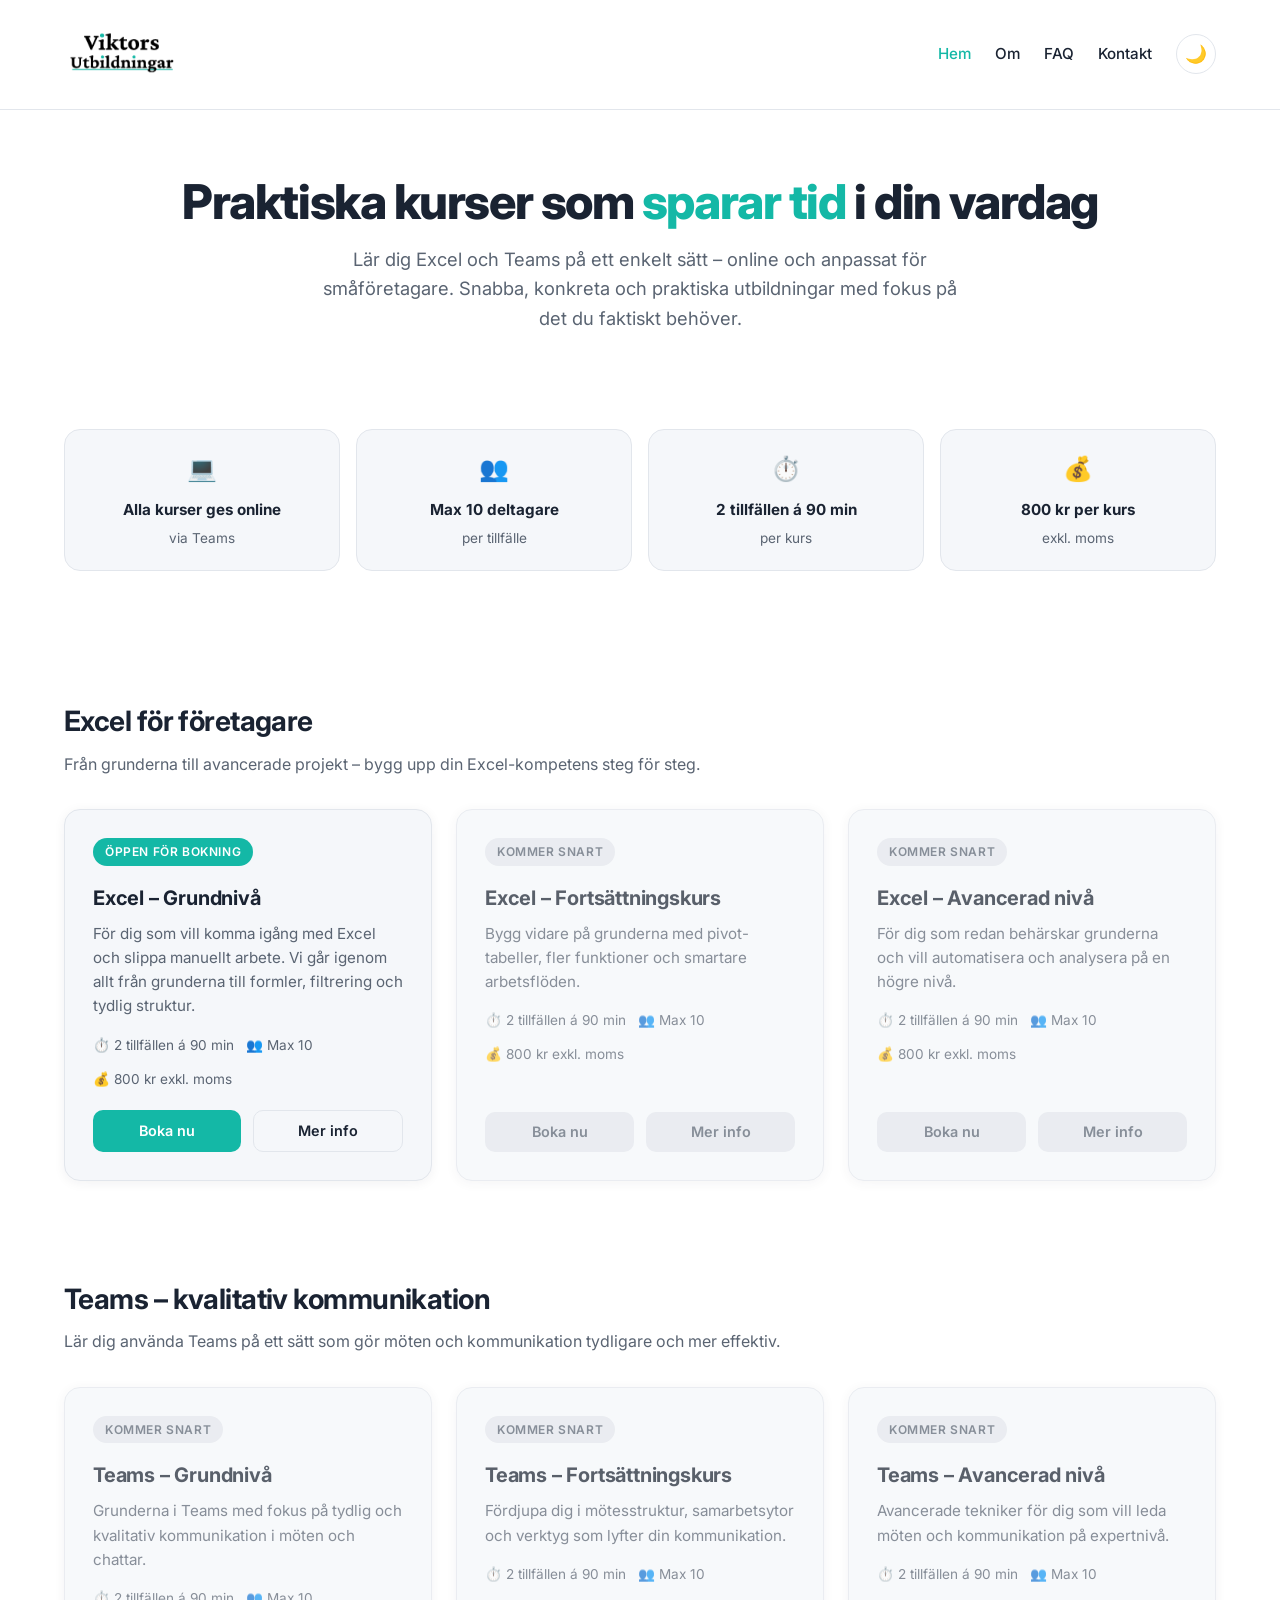
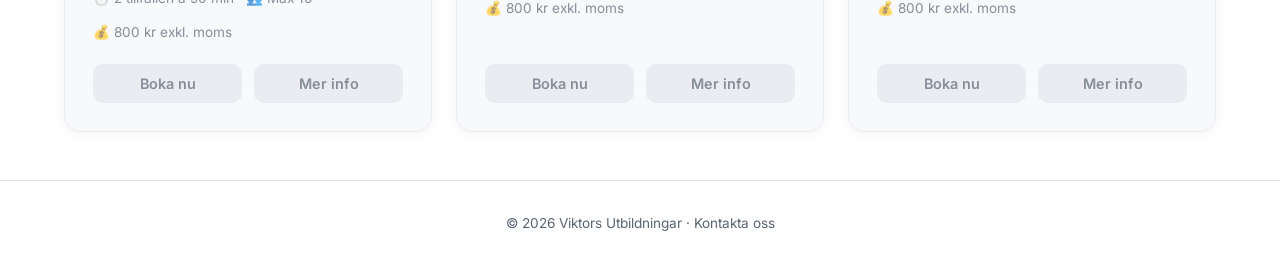
<file: index.html>
<!DOCTYPE html>
<html lang="sv">
<head>
  <meta charset="UTF-8">
  <meta name="viewport" content="width=device-width, initial-scale=1.0">
  <title>Viktors Utbildningar – Excel & Teams för företagare</title>
  <meta name="description" content="Praktiska onlinekurser i Excel och Teams för småföretagare. Max 10 deltagare per kurs.">
  <link rel="preconnect" href="https://fonts.googleapis.com">
  <link rel="preconnect" href="https://fonts.gstatic.com" crossorigin>
  <link href="https://fonts.googleapis.com/css2?family=Inter:wght@400;500;600;700;800&display=swap" rel="stylesheet">
  <link rel="stylesheet" href="css/style.css">
</head>
<body>

<header>
  <div class="header-inner">
    <a href="index.html" class="logo">
      <img src="images/viktors_utbildningar_svart-turkos.png" alt="Viktors Utbildningar" class="logo-img logo-light">
      <img src="images/viktors_utbildningar_vit-orange.png" alt="Viktors Utbildningar" class="logo-img logo-dark">
    </a>
    <nav>
      <a href="index.html" class="active">Hem</a>
      <a href="om.html">Om</a>
      <a href="faq.html">FAQ</a>
      <a href="kontakt.html">Kontakt</a>
      <button class="theme-toggle" id="themeToggle" aria-label="Byt tema">🌙</button>
    </nav>
  </div>
</header>

<section class="hero">
  <h1>Praktiska kurser som <span>sparar tid</span> i din vardag</h1>
  <p>Lär dig Excel och Teams på ett enkelt sätt – online och anpassat för småföretagare. Snabba, konkreta och praktiska utbildningar med fokus på det du faktiskt behöver.</p>
</section>

<div class="section">
  <div class="info-grid">
    <div class="info-box">
      <span>💻</span>
      <strong>Alla kurser ges online</strong>
      <span class="info-detail">via Teams</span>
    </div>
    <div class="info-box">
      <span>👥</span>
      <strong>Max 10 deltagare</strong>
      <span class="info-detail">per tillfälle</span>
    </div>
    <div class="info-box">
      <span>⏱️</span>
      <strong>2 tillfällen á 90 min</strong>
      <span class="info-detail">per kurs</span>
    </div>
    <div class="info-box">
      <span>💰</span>
      <strong>800 kr per kurs</strong>
      <span class="info-detail">exkl. moms</span>
    </div>
  </div>
</div>

<!-- ===== EXCEL ===== -->
<section class="section">
  <h2 class="section-title">Excel för företagare</h2>
  <p class="section-subtitle">Från grunderna till avancerade projekt – bygg upp din Excel-kompetens steg för steg.</p>

  <div class="course-grid">

    <!-- Excel Grundnivå — ÖPPEN -->
    <div class="course-card">
      <span class="course-badge badge-open">Öppen för bokning</span>
      <h3>Excel – Grundnivå</h3>
      <p class="course-desc">För dig som vill komma igång med Excel och slippa manuellt arbete. Vi går igenom allt från grunderna till formler, filtrering och tydlig struktur.</p>
      <div class="course-meta">
        <span>⏱️ 2 tillfällen á 90 min</span>
        <span>👥 Max 10</span>
        <span>💰 800 kr exkl. moms</span>
      </div>
      <div class="course-actions">
        <button class="btn btn-primary" onclick="openBooking()">Boka nu</button>
        <button class="btn btn-secondary" onclick="toggleDetails(this)">Mer info</button>
      </div>

      <div class="course-details">
        <div class="course-details-inner">
          <h4>Mål med kursen</h4>
          <p>Några av målen med kursen är att deltagarna ska kunna:</p>
          <ul>
            <li>skapa, spara och formatera en enkel affärstabell</li>
            <li>använda grundläggande formler och funktioner för affärsberäkningar</li>
            <li>sortera och filtrera data för att snabbt hitta viktig information</li>
            <li>omvandla rådata till ett enkelt diagram</li>
            <li>färgkoda och strukturera ett dokument så att det blir tydligare</li>
          </ul>

          <h4>Kursinnehåll</h4>
          <ul>
            <li>Introduktion och upplägg</li>
            <li>Grunderna: gränssnitt och datainmatning</li>
            <li>Formatering och läsbarhet</li>
            <li>Formler och kärnfunktioner</li>
            <li>Paus / frågestund</li>
            <li>Sortering, filtrering och diagram</li>
            <li>Färgkodning och tydlig struktur</li>
            <li>Avslutning och frågestund</li>
          </ul>

          <h4>Praktisk information</h4>
          <p>Kursen ges online via Teams och är uppdelad i två tillfällen om 90 minuter vardera. Du måste delta vid båda tillfällena.</p>
          <p>Max 10 deltagare per tillfälle för att alla ska få plats att vara aktiva.</p>
          <p>Fakturan ska vara betald senast dagen före tillfälle 2 för att du ska få delta i den andra delen.</p>
        </div>
      </div>
    </div>

    <!-- Excel Fortsättning — Coming soon -->
    <div class="course-card coming-soon">
      <span class="course-badge badge-soon">Kommer snart</span>
      <h3>Excel – Fortsättningskurs</h3>
      <p class="course-desc">Bygg vidare på grunderna med pivot-tabeller, fler funktioner och smartare arbetsflöden.</p>
      <div class="course-meta">
        <span>⏱️ 2 tillfällen á 90 min</span>
        <span>👥 Max 10</span>
        <span>💰 800 kr exkl. moms</span>
      </div>
      <div class="course-actions">
        <button class="btn btn-disabled" disabled>Boka nu</button>
        <button class="btn btn-disabled" disabled>Mer info</button>
      </div>
    </div>

    <!-- Excel Avancerad — Coming soon -->
    <div class="course-card coming-soon">
      <span class="course-badge badge-soon">Kommer snart</span>
      <h3>Excel – Avancerad nivå</h3>
      <p class="course-desc">För dig som redan behärskar grunderna och vill automatisera och analysera på en högre nivå.</p>
      <div class="course-meta">
        <span>⏱️ 2 tillfällen á 90 min</span>
        <span>👥 Max 10</span>
        <span>💰 800 kr exkl. moms</span>
      </div>
      <div class="course-actions">
        <button class="btn btn-disabled" disabled>Boka nu</button>
        <button class="btn btn-disabled" disabled>Mer info</button>
      </div>
    </div>

  </div>
</section>

<!-- ===== TEAMS ===== -->
<section class="section">
  <h2 class="section-title">Teams – kvalitativ kommunikation</h2>
  <p class="section-subtitle">Lär dig använda Teams på ett sätt som gör möten och kommunikation tydligare och mer effektiv.</p>

  <div class="course-grid">

    <!-- Teams Grund — Coming soon -->
    <div class="course-card coming-soon">
      <span class="course-badge badge-soon">Kommer snart</span>
      <h3>Teams – Grundnivå</h3>
      <p class="course-desc">Grunderna i Teams med fokus på tydlig och kvalitativ kommunikation i möten och chattar.</p>
      <div class="course-meta">
        <span>⏱️ 2 tillfällen á 90 min</span>
        <span>👥 Max 10</span>
        <span>💰 800 kr exkl. moms</span>
      </div>
      <div class="course-actions">
        <button class="btn btn-disabled" disabled>Boka nu</button>
        <button class="btn btn-disabled" disabled>Mer info</button>
      </div>
    </div>

    <!-- Teams Fortsättning — Coming soon -->
    <div class="course-card coming-soon">
      <span class="course-badge badge-soon">Kommer snart</span>
      <h3>Teams – Fortsättningskurs</h3>
      <p class="course-desc">Fördjupa dig i mötesstruktur, samarbetsytor och verktyg som lyfter din kommunikation.</p>
      <div class="course-meta">
        <span>⏱️ 2 tillfällen á 90 min</span>
        <span>👥 Max 10</span>
        <span>💰 800 kr exkl. moms</span>
      </div>
      <div class="course-actions">
        <button class="btn btn-disabled" disabled>Boka nu</button>
        <button class="btn btn-disabled" disabled>Mer info</button>
      </div>
    </div>

    <!-- Teams Avancerad — Coming soon -->
    <div class="course-card coming-soon">
      <span class="course-badge badge-soon">Kommer snart</span>
      <h3>Teams – Avancerad nivå</h3>
      <p class="course-desc">Avancerade tekniker för dig som vill leda möten och kommunikation på expertnivå.</p>
      <div class="course-meta">
        <span>⏱️ 2 tillfällen á 90 min</span>
        <span>👥 Max 10</span>
        <span>💰 800 kr exkl. moms</span>
      </div>
      <div class="course-actions">
        <button class="btn btn-disabled" disabled>Boka nu</button>
        <button class="btn btn-disabled" disabled>Mer info</button>
      </div>
    </div>

  </div>
</section>

<!-- ===== BOKNINGSMODAL ===== -->
<div class="modal-overlay" id="bookingModal">
  <div class="modal">
    <h2>Boka Excel – Grundnivå</h2>
    <p><strong>Pilotomgång</strong> – första gången kursen ges!</p>

    <div class="booking-info">
      <p><strong>Kursen ges vid två tillfällen:</strong></p>
      <ul>
        <li>Del 1: 12 november 2026, 17:30–19:00</li>
        <li>Del 2: 3 december 2026, 17:30–19:00</li>
      </ul>

      <p class="booking-price">
        <strong>Rabatterat pris:</strong> 640 kr exkl. moms<br>
        <span class="price-old">Ordinarie pris: 800 kr</span>
      </p>

      <p class="booking-note">
        Fakturan ska vara betald senast dagen före tillfälle 2 för att du ska få delta i den andra delen.
      </p>

      <p class="booking-note">
        Deltar du i enkäten efter kursen får du ytterligare 20 % rabatt på nästa kurs.
      </p>
    </div>

    <div class="modal-actions">
      <button type="button" class="btn btn-secondary" onclick="closeBooking()">Avbryt</button>
      <a href="https://forms.cloud.microsoft/e/WzLj4RTisv" target="_blank" rel="noopener" class="btn btn-primary">Gå till bokningsformuläret →</a>
    </div>
  </div>
</div>

<footer>
  <p>&copy; 2026 Viktors Utbildningar · <a href="kontakt.html">Kontakta oss</a></p>
</footer>

<script src="js/script.js"></script>
</body>
</html>
</file>
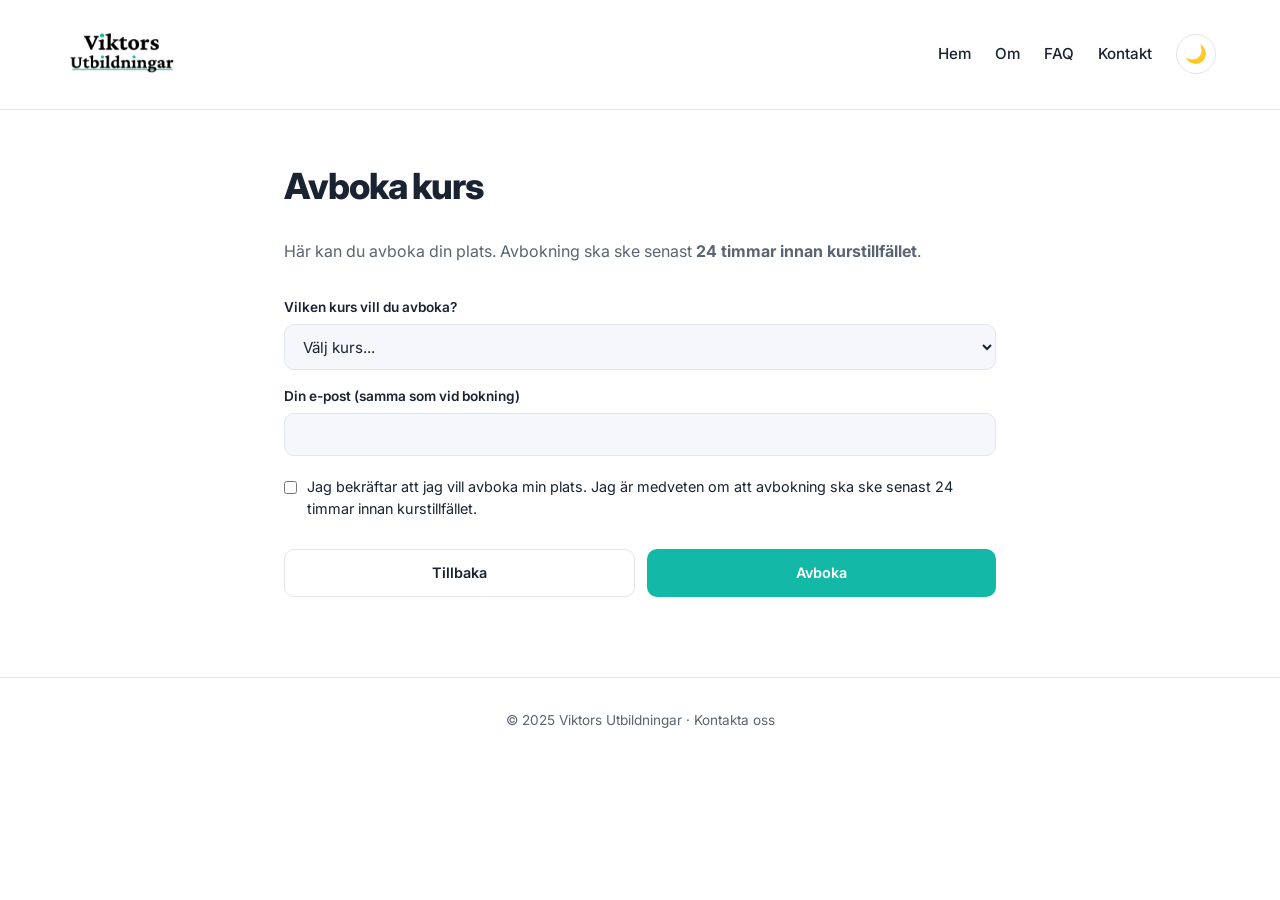
<file: avboka.html>
<!DOCTYPE html>
<html lang="sv">
<head>
  <meta charset="UTF-8">
  <meta name="viewport" content="width=device-width, initial-scale=1.0">
  <title>Avboka kurs – Viktors Utbildningar</title>
  <link rel="preconnect" href="https://fonts.googleapis.com">
  <link rel="preconnect" href="https://fonts.gstatic.com" crossorigin>
  <link href="https://fonts.googleapis.com/css2?family=Inter:wght@400;500;600;700;800&display=swap" rel="stylesheet">
  <link rel="stylesheet" href="css/style.css">
</head>
<body>

<header>
  <div class="header-inner">
    <a href="index.html" class="logo">
  <img src="images/viktors_utbildningar_svart-turkos.png" alt="Viktors Utbildningar" class="logo-img logo-light">
  <img src="images/viktors_utbildningar_vit-orange.png" alt="Viktors Utbildningar" class="logo-img logo-dark">
</a>
    <nav>
      <a href="index.html">Hem</a>
      <a href="om.html">Om</a>
      <a href="faq.html">FAQ</a>
      <a href="kontakt.html">Kontakt</a>
      <button class="theme-toggle" id="themeToggle" aria-label="Byt tema">🌙</button>
    </nav>
  </div>
</header>

<main class="page-content">
  <h1>Avboka kurs</h1>
  <p>Här kan du avboka din plats. Avbokning ska ske senast <strong>24 timmar innan kurstillfället</strong>.</p>

  <form id="cancelForm" onsubmit="submitCancellation(event)" style="margin-top: 2rem;">

    <div class="form-group">
      <label for="cancelKurs">Vilken kurs vill du avboka?</label>
      <select id="cancelKurs" name="kurs" required
        style="width: 100%; padding: 0.7rem 0.9rem; border: 1px solid var(--border); border-radius: 10px; font-size: 0.95rem; font-family: inherit; background-color: var(--bg-alt); color: var(--text);">
        <option value="">Välj kurs...</option>
        <option value="Excel – Grundnivå">Excel – Grundnivå</option>
        <!-- Fler kurser läggs till här när de blir tillgängliga -->
      </select>
    </div>

    <div class="form-group">
      <label for="cancelEpost">Din e-post (samma som vid bokning)</label>
      <input type="email" id="cancelEpost" name="epost" required>
    </div>

    <div class="form-group" style="display: flex; align-items: flex-start; gap: 0.6rem; margin-top: 1.25rem;">
      <input type="checkbox" id="cancelConfirm" required
        style="width: auto; margin-top: 0.3rem;">
      <label for="cancelConfirm" style="font-weight: 400; font-size: 0.9rem; line-height: 1.5;">
        Jag bekräftar att jag vill avboka min plats. Jag är medveten om att avbokning ska ske senast 24 timmar innan kurstillfället.
      </label>
    </div>

    <div class="modal-actions" style="margin-top: 1.5rem;">
      <a href="index.html" class="btn btn-secondary" style="text-decoration: none;">Tillbaka</a>
      <button type="submit" class="btn btn-primary">Avboka</button>
    </div>

    <div class="form-message" id="cancelMessage"></div>
  </form>
</main>

<footer>
  <p>&copy; 2025 Viktors Utbildningar · <a href="kontakt.html">Kontakta oss</a></p>
</footer>

<script src="js/script.js"></script>
<script>
  // Förifyll kurs och e-post om de finns i URL:en
  (function prefillFromUrl() {
    const params = new URLSearchParams(window.location.search);
    const epost = params.get('epost');
    const kurs = params.get('kurs');

    if (epost) document.getElementById('cancelEpost').value = epost;
    if (kurs) {
      const select = document.getElementById('cancelKurs');
      for (const opt of select.options) {
        if (opt.value === kurs) {
          select.value = kurs;
          break;
        }
      }
    }
  })();
</script>
</body>
</html>
</file>
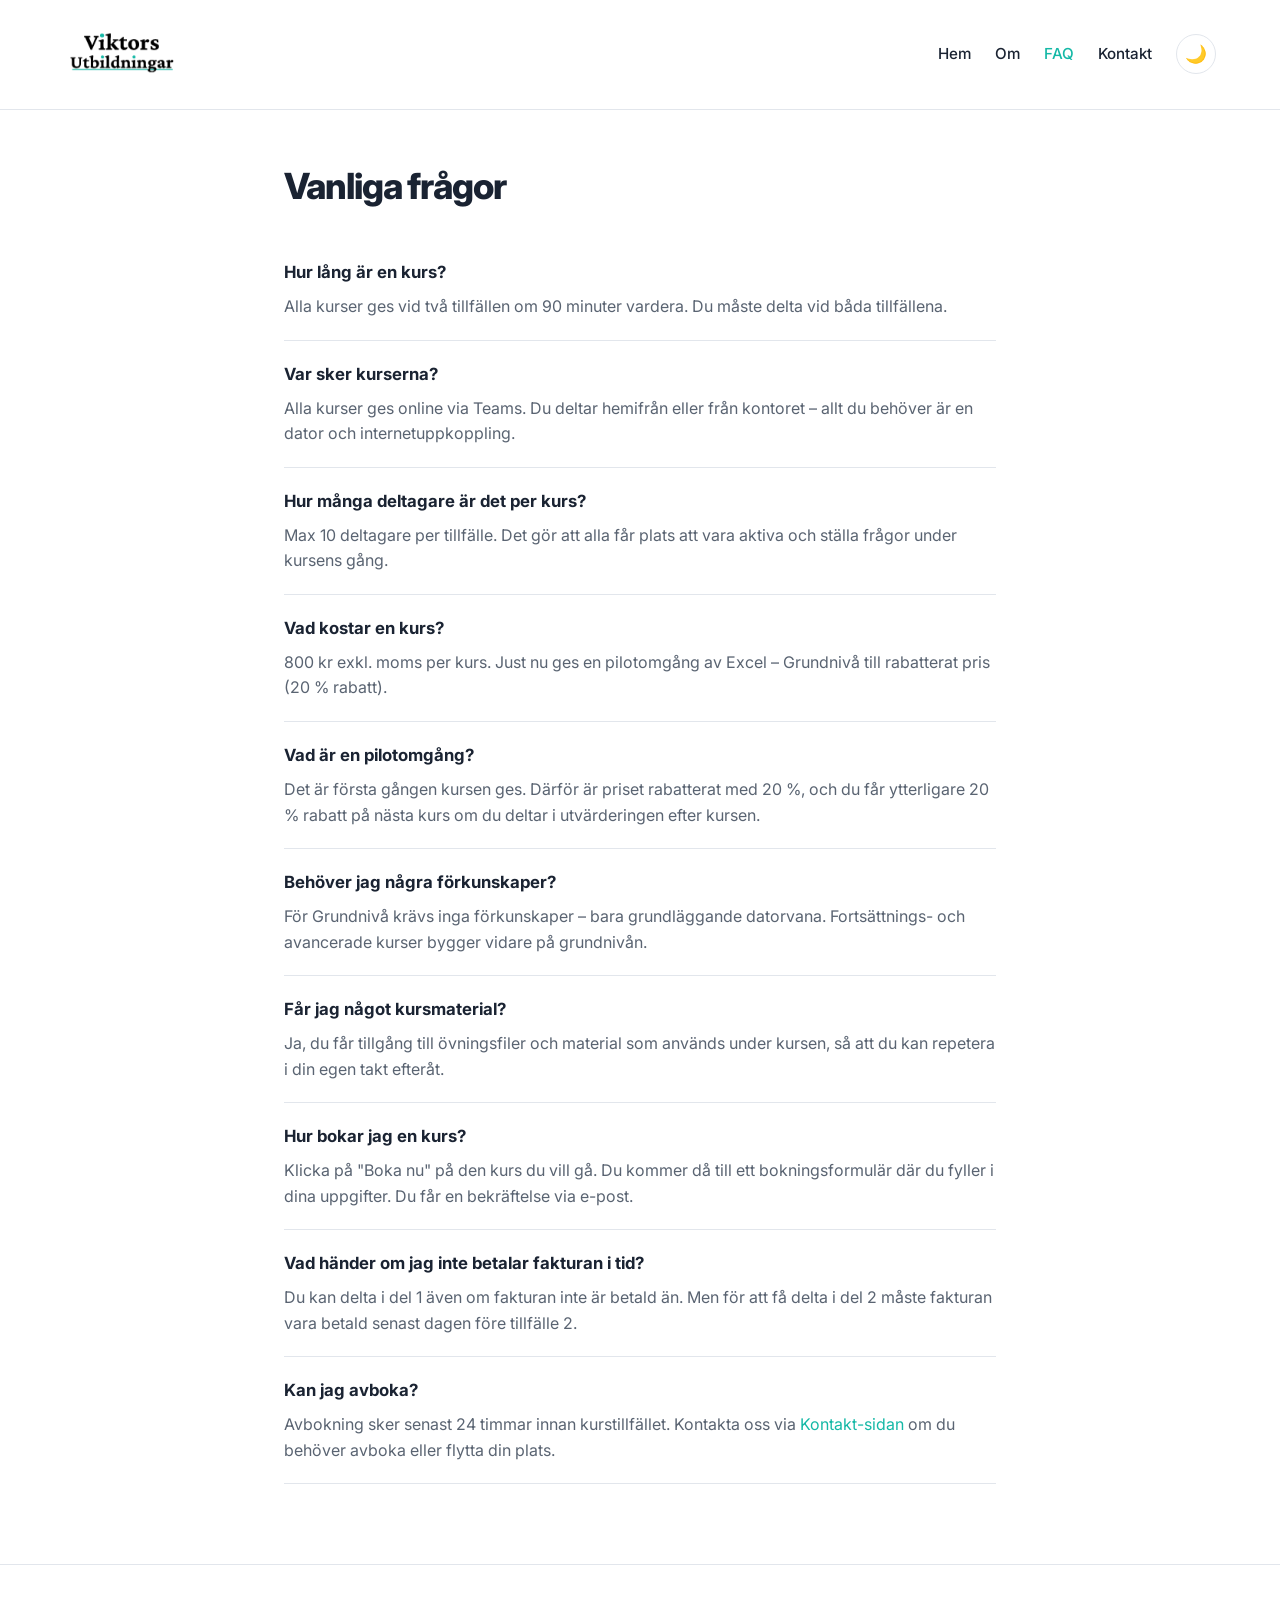
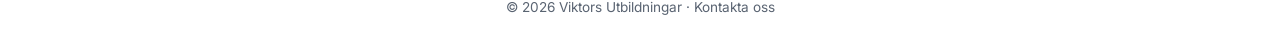
<file: faq.html>
<!DOCTYPE html>
<html lang="sv">
<head>
  <meta charset="UTF-8">
  <meta name="viewport" content="width=device-width, initial-scale=1.0">
  <title>FAQ – Viktors Utbildningar</title>
  <meta name="description" content="Vanliga frågor om Viktors Utbildningars kurser i Excel och Teams – längd, pris, bokning och avbokning.">
  <link rel="preconnect" href="https://fonts.googleapis.com">
  <link rel="preconnect" href="https://fonts.gstatic.com" crossorigin>
  <link href="https://fonts.googleapis.com/css2?family=Inter:wght@400;500;600;700;800&display=swap" rel="stylesheet">
  <link rel="stylesheet" href="css/style.css">
</head>
<body>

<header>
  <div class="header-inner">
    <a href="index.html" class="logo">
      <img src="images/viktors_utbildningar_svart-turkos.png" alt="Viktors Utbildningar" class="logo-img logo-light">
      <img src="images/viktors_utbildningar_vit-orange.png" alt="Viktors Utbildningar" class="logo-img logo-dark">
    </a>
    <nav>
      <a href="index.html">Hem</a>
      <a href="om.html">Om</a>
      <a href="faq.html" class="active">FAQ</a>
      <a href="kontakt.html">Kontakt</a>
      <button class="theme-toggle" id="themeToggle" aria-label="Byt tema">🌙</button>
    </nav>
  </div>
</header>

<main class="page-content">
  <h1>Vanliga frågor</h1>

  <div class="faq-item">
    <h3>Hur lång är en kurs?</h3>
    <p>Alla kurser ges vid två tillfällen om 90 minuter vardera. Du måste delta vid båda tillfällena.</p>
  </div>

  <div class="faq-item">
    <h3>Var sker kurserna?</h3>
    <p>Alla kurser ges online via Teams. Du deltar hemifrån eller från kontoret – allt du behöver är en dator och internetuppkoppling.</p>
  </div>

  <div class="faq-item">
    <h3>Hur många deltagare är det per kurs?</h3>
    <p>Max 10 deltagare per tillfälle. Det gör att alla får plats att vara aktiva och ställa frågor under kursens gång.</p>
  </div>

  <div class="faq-item">
    <h3>Vad kostar en kurs?</h3>
    <p>800 kr exkl. moms per kurs. Just nu ges en pilotomgång av Excel – Grundnivå till rabatterat pris (20 % rabatt).</p>
  </div>

  <div class="faq-item">
    <h3>Vad är en pilotomgång?</h3>
    <p>Det är första gången kursen ges. Därför är priset rabatterat med 20 %, och du får ytterligare 20 % rabatt på nästa kurs om du deltar i utvärderingen efter kursen.</p>
  </div>

  <div class="faq-item">
    <h3>Behöver jag några förkunskaper?</h3>
    <p>För Grundnivå krävs inga förkunskaper – bara grundläggande datorvana. Fortsättnings- och avancerade kurser bygger vidare på grundnivån.</p>
  </div>

  <div class="faq-item">
    <h3>Får jag något kursmaterial?</h3>
    <p>Ja, du får tillgång till övningsfiler och material som används under kursen, så att du kan repetera i din egen takt efteråt.</p>
  </div>

  <div class="faq-item">
    <h3>Hur bokar jag en kurs?</h3>
    <p>Klicka på "Boka nu" på den kurs du vill gå. Du kommer då till ett bokningsformulär där du fyller i dina uppgifter. Du får en bekräftelse via e-post.</p>
  </div>

  <div class="faq-item">
    <h3>Vad händer om jag inte betalar fakturan i tid?</h3>
    <p>Du kan delta i del 1 även om fakturan inte är betald än. Men för att få delta i del 2 måste fakturan vara betald senast dagen före tillfälle 2.</p>
  </div>

  <div class="faq-item">
    <h3>Kan jag avboka?</h3>
    <p>Avbokning sker senast 24 timmar innan kurstillfället. Kontakta oss via <a href="kontakt.html">Kontakt-sidan</a> om du behöver avboka eller flytta din plats.</p>
  </div>
</main>

<footer>
  <p>&copy; 2026 Viktors Utbildningar · <a href="kontakt.html">Kontakta oss</a></p>
</footer>

<script src="js/script.js"></script>
</body>
</html>
</file>
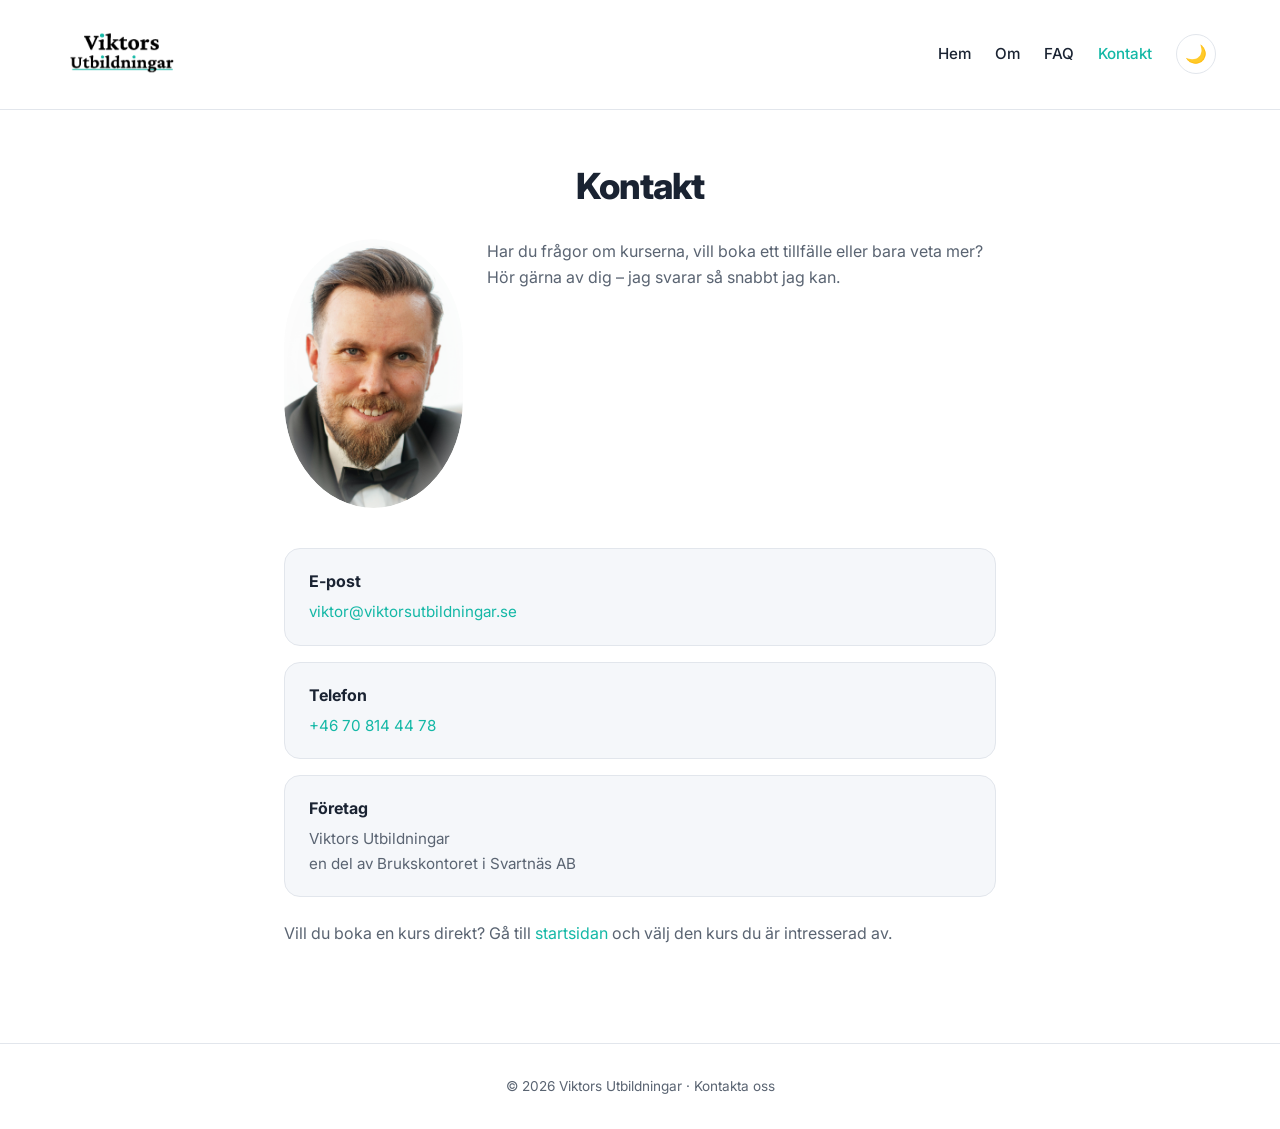
<file: kontakt.html>
<!DOCTYPE html>
<html lang="sv">
<head>
  <meta charset="UTF-8">
  <meta name="viewport" content="width=device-width, initial-scale=1.0">
  <title>Kontakt – Viktors Utbildningar</title>
  <meta name="description" content="Kontakta Viktors Utbildningar för frågor om kurser i Excel och Teams, bokning eller samarbete.">
  <link rel="preconnect" href="https://fonts.googleapis.com">
  <link rel="preconnect" href="https://fonts.gstatic.com" crossorigin>
  <link href="https://fonts.googleapis.com/css2?family=Inter:wght@400;500;600;700;800&display=swap" rel="stylesheet">
  <link rel="stylesheet" href="css/style.css">
</head>
<body>

<header>
  <div class="header-inner">
    <a href="index.html" class="logo">
      <img src="images/viktors_utbildningar_svart-turkos.png" alt="Viktors Utbildningar" class="logo-img logo-light">
      <img src="images/viktors_utbildningar_vit-orange.png" alt="Viktors Utbildningar" class="logo-img logo-dark">
    </a>
    <nav>
      <a href="index.html">Hem</a>
      <a href="om.html">Om</a>
      <a href="faq.html">FAQ</a>
      <a href="kontakt.html" class="active">Kontakt</a>
      <button class="theme-toggle" id="themeToggle" aria-label="Byt tema">🌙</button>
    </nav>
  </div>
</header>

<main class="page-content">
  <h1 class="page-title-center">Kontakt</h1>

  <div class="about-layout">
    <img src="images/viktor.jpg" alt="Viktor Danielsson" class="about-photo">

    <div class="about-text">
      <p>Har du frågor om kurserna, vill boka ett tillfälle eller bara veta mer? Hör gärna av dig – jag svarar så snabbt jag kan.</p>
    </div>
  </div>

  <div class="contact-cards">
    <div class="contact-card">
      <h3>E-post</h3>
      <p><a href="mailto:viktor@viktorsutbildningar.se">viktor@viktorsutbildningar.se</a></p>
    </div>

    <div class="contact-card">
      <h3>Telefon</h3>
      <p><a href="tel:+46708144478">+46 70 814 44 78</a></p>
    </div>

    <div class="contact-card">
      <h3>Företag</h3>
      <p>Viktors Utbildningar<br>en del av Brukskontoret i Svartnäs AB</p>
    </div>
  </div>

  <p style="margin-top: 1.5rem;">Vill du boka en kurs direkt? Gå till <a href="index.html">startsidan</a> och välj den kurs du är intresserad av.</p>
</main>

<footer>
  <p>&copy; 2026 Viktors Utbildningar · <a href="kontakt.html">Kontakta oss</a></p>
</footer>

<script src="js/script.js"></script>
</body>
</html>
</file>
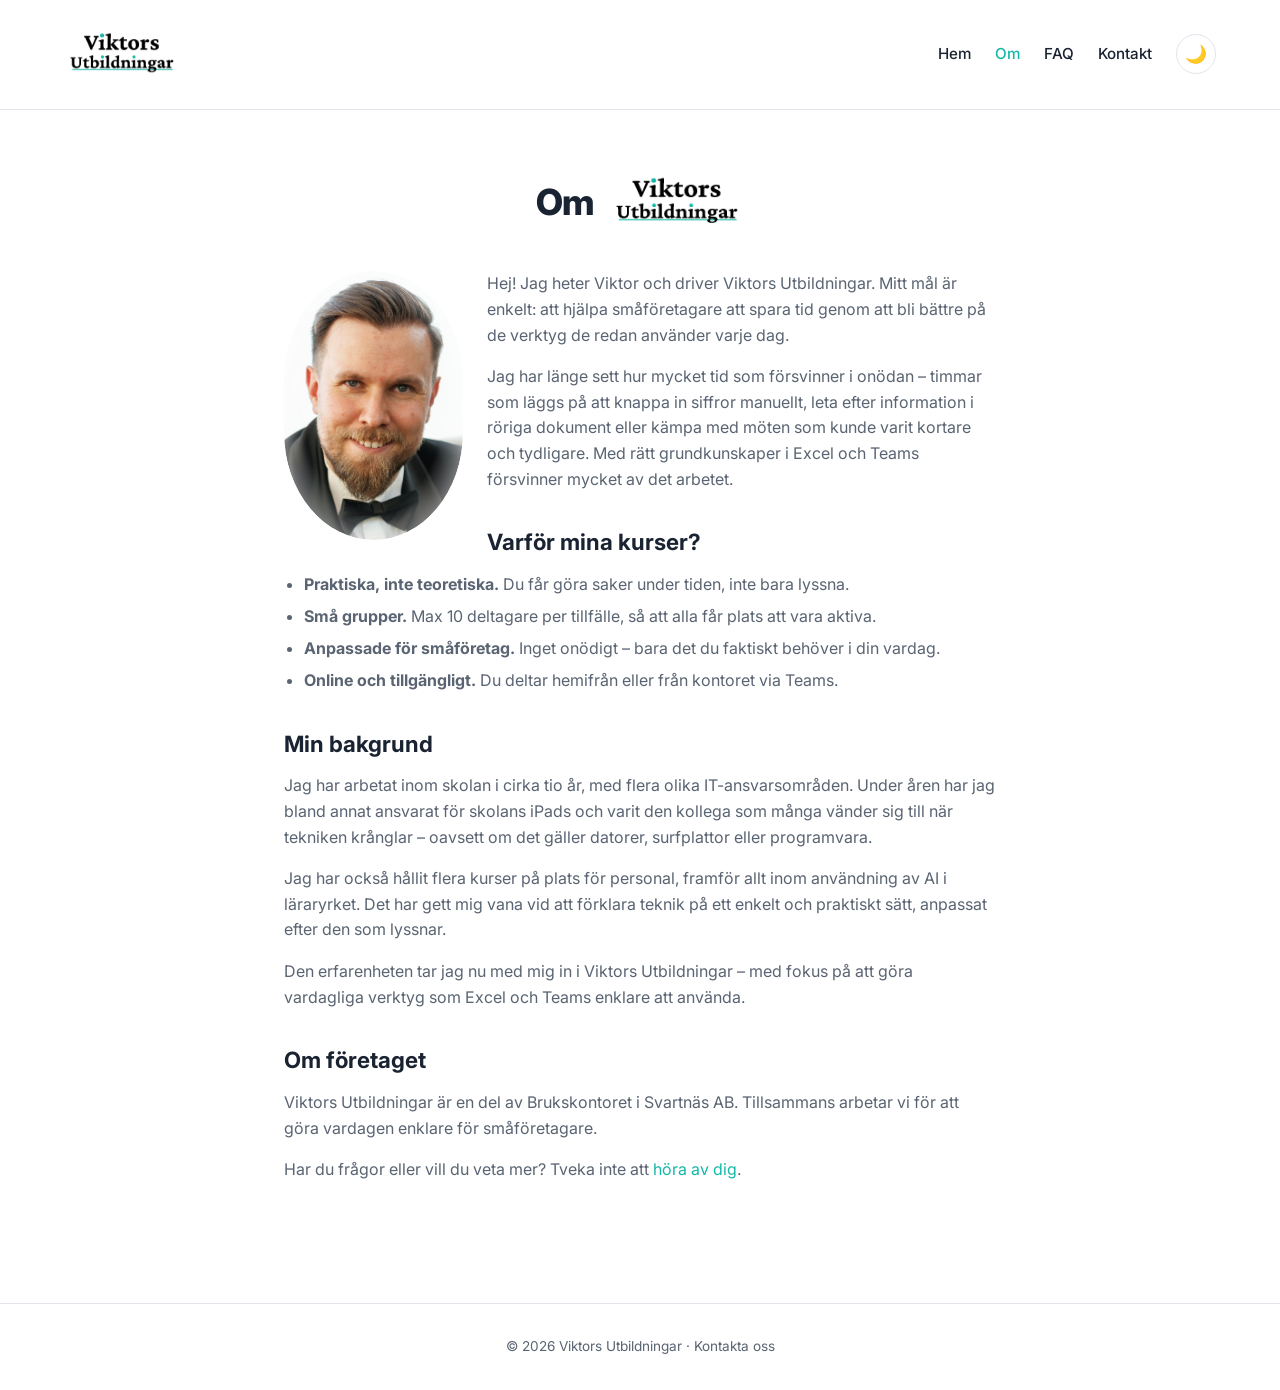
<file: om.html>
<!DOCTYPE html>
<html lang="sv">
<head>
  <meta charset="UTF-8">
  <meta name="viewport" content="width=device-width, initial-scale=1.0">
  <title>Om – Viktors Utbildningar</title>
  <meta name="description" content="Viktors Utbildningar hjälper småföretagare att bli effektivare i Excel och Teams. Läs mer om bakgrunden bakom företaget.">
  <link rel="preconnect" href="https://fonts.googleapis.com">
  <link rel="preconnect" href="https://fonts.gstatic.com" crossorigin>
  <link href="https://fonts.googleapis.com/css2?family=Inter:wght@400;500;600;700;800&display=swap" rel="stylesheet">
  <link rel="stylesheet" href="css/style.css">
</head>
<body>

<header>
  <div class="header-inner">
    <a href="index.html" class="logo">
      <img src="images/viktors_utbildningar_svart-turkos.png" alt="Viktors Utbildningar" class="logo-img logo-light">
      <img src="images/viktors_utbildningar_vit-orange.png" alt="Viktors Utbildningar" class="logo-img logo-dark">
    </a>
    <nav>
      <a href="index.html">Hem</a>
      <a href="om.html" class="active">Om</a>
      <a href="faq.html">FAQ</a>
      <a href="kontakt.html">Kontakt</a>
      <button class="theme-toggle" id="themeToggle" aria-label="Byt tema">🌙</button>
    </nav>
  </div>
</header>

<main class="page-content">

  <h1 class="page-title-with-logo">
    Om
    <img src="images/viktors_utbildningar_svart-turkos.png" alt="Viktors Utbildningar" class="title-logo title-logo-light">
    <img src="images/viktors_utbildningar_vit-orange.png" alt="Viktors Utbildningar" class="title-logo title-logo-dark">
  </h1>

  <div class="about-layout">
    <img src="images/viktor.jpg" alt="Viktor Danielsson" class="about-photo">

    <div class="about-text">
      <p>Hej! Jag heter Viktor och driver Viktors Utbildningar. Mitt mål är enkelt: att hjälpa småföretagare att spara tid genom att bli bättre på de verktyg de redan använder varje dag.</p>

      <p>Jag har länge sett hur mycket tid som försvinner i onödan – timmar som läggs på att knappa in siffror manuellt, leta efter information i röriga dokument eller kämpa med möten som kunde varit kortare och tydligare. Med rätt grundkunskaper i Excel och Teams försvinner mycket av det arbetet.</p>

      <h2>Varför mina kurser?</h2>
      <ul>
        <li><strong>Praktiska, inte teoretiska.</strong> Du får göra saker under tiden, inte bara lyssna.</li>
        <li><strong>Små grupper.</strong> Max 10 deltagare per tillfälle, så att alla får plats att vara aktiva.</li>
        <li><strong>Anpassade för småföretag.</strong> Inget onödigt – bara det du faktiskt behöver i din vardag.</li>
        <li><strong>Online och tillgängligt.</strong> Du deltar hemifrån eller från kontoret via Teams.</li>
      </ul>

      <h2>Min bakgrund</h2>
      <p>Jag har arbetat inom skolan i cirka tio år, med flera olika IT-ansvarsområden. Under åren har jag bland annat ansvarat för skolans iPads och varit den kollega som många vänder sig till när tekniken krånglar – oavsett om det gäller datorer, surfplattor eller programvara.</p>

      <p>Jag har också hållit flera kurser på plats för personal, framför allt inom användning av AI i läraryrket. Det har gett mig vana vid att förklara teknik på ett enkelt och praktiskt sätt, anpassat efter den som lyssnar.</p>

      <p>Den erfarenheten tar jag nu med mig in i Viktors Utbildningar – med fokus på att göra vardagliga verktyg som Excel och Teams enklare att använda.</p>

      <h2>Om företaget</h2>
      <p>Viktors Utbildningar är en del av Brukskontoret i Svartnäs AB. Tillsammans arbetar vi för att göra vardagen enklare för småföretagare.</p>

      <p>Har du frågor eller vill du veta mer? Tveka inte att <a href="kontakt.html">höra av dig</a>.</p>
    </div>
  </div>

</main>

<footer>
  <p>&copy; 2026 Viktors Utbildningar · <a href="kontakt.html">Kontakta oss</a></p>
</footer>

<script src="js/script.js"></script>
</body>
</html>
</file>
<file: css/style.css>
/* ===== VARIABLER — LJUST TEMA (standard) ===== */
:root {
  --bg: #ffffff;
  --bg-alt: #f5f7fa;
  --text: #1a2332;
  --text-muted: #5a6472;
  --border: #e2e6ec;
  --accent: #14b8a6;
  --accent-hover: #0d9488;
  --accent-text: #ffffff;
  --shadow: 0 2px 12px rgba(26, 35, 50, 0.06);
  --shadow-hover: 0 6px 24px rgba(26, 35, 50, 0.12);
  --radius: 16px;
}

/* ===== MÖRKT TEMA ===== */
[data-theme="dark"] {
  --bg: #000000;
  --bg-alt: #111111;
  --text: #ffffff;
  --text-muted: #a0a0a0;
  --border: #2a2a2a;
  --accent: #ff8c42;
  --accent-hover: #ff7a26;
  --accent-text: #000000;
  --shadow: 0 2px 12px rgba(0, 0, 0, 0.4);
  --shadow-hover: 0 6px 24px rgba(255, 140, 66, 0.15);
}

/* ===== RESET & BAS ===== */
* {
  margin: 0;
  padding: 0;
  box-sizing: border-box;
}

html {
  scroll-behavior: smooth;
}

body {
  font-family: 'Inter', -apple-system, BlinkMacSystemFont, 'Segoe UI', sans-serif;
  background-color: var(--bg);
  color: var(--text);
  line-height: 1.6;
  transition: background-color 0.3s ease, color 0.3s ease;
}

a {
  color: var(--accent);
  text-decoration: none;
}

a:hover {
  text-decoration: underline;
}

/* ===== HEADER ===== */
header {
  position: sticky;
  top: 0;
  z-index: 100;
  background-color: var(--bg);
  border-bottom: 1px solid var(--border);
  transition: background-color 0.3s ease, border-color 0.3s ease;
}

.header-inner {
  max-width: 1200px;
  margin: 0 auto;
  padding: 1rem 1.5rem;
  display: flex;
  align-items: center;
  justify-content: space-between;
}

/* ===== LOGOTYP ===== */
.logo {
  display: inline-flex;
  align-items: center;
  text-decoration: none;
  transition: transform 0.3s ease, filter 0.3s ease;
  will-change: transform, filter;
}

.logo-img {
  height: clamp(48px, 6vw, 90px);
  width: auto;
  display: block;
}

.logo-dark {
  display: none;
}

[data-theme="dark"] .logo-light {
  display: none;
}

[data-theme="dark"] .logo-dark {
  display: block;
}

.logo:hover {
  transform: translateY(-3px) scale(1.04);
  text-decoration: none;
}

.logo-light:hover {
  filter: drop-shadow(0 0 12px rgba(20, 184, 166, 0.7));
}

.logo-dark:hover {
  filter: drop-shadow(0 0 12px rgba(255, 140, 66, 0.8));
}

.logo:active {
  transform: translateY(0) scale(0.97);
  transition: transform 0.1s ease;
}

.logo:focus-visible {
  outline: 2px solid var(--accent);
  outline-offset: 4px;
  border-radius: 6px;
}

nav {
  display: flex;
  align-items: center;
  gap: 1.5rem;
}

nav a {
  color: var(--text);
  font-size: 0.95rem;
  font-weight: 500;
  text-decoration: none;
  transition: color 0.2s ease;
}

nav a:hover,
nav a.active {
  color: var(--accent);
  text-decoration: none;
}

.theme-toggle {
  background: none;
  border: 1px solid var(--border);
  border-radius: 50%;
  width: 40px;
  height: 40px;
  cursor: pointer;
  display: flex;
  align-items: center;
  justify-content: center;
  font-size: 1.1rem;
  transition: all 0.2s ease;
  color: var(--text);
}

.theme-toggle:hover {
  border-color: var(--accent);
  transform: scale(1.05);
}

/* ===== HERO ===== */
.hero {
  max-width: 1200px;
  margin: 0 auto;
  padding: 4rem 1.5rem 3rem;
  text-align: center;
}

.hero h1 {
  font-size: clamp(2rem, 5vw, 3rem);
  font-weight: 800;
  letter-spacing: -0.03em;
  line-height: 1.15;
  margin-bottom: 1rem;
}

.hero h1 span {
  color: var(--accent);
}

.hero p {
  font-size: 1.15rem;
  color: var(--text-muted);
  max-width: 640px;
  margin: 0 auto;
}

/* ===== SEKTIONER ===== */
.section {
  max-width: 1200px;
  margin: 0 auto;
  padding: 3rem 1.5rem;
}

.section-title {
  font-size: 1.75rem;
  font-weight: 700;
  letter-spacing: -0.02em;
  margin-bottom: 0.5rem;
}

.section-subtitle {
  color: var(--text-muted);
  margin-bottom: 2rem;
}

/* ===== INFO-RUTOR ===== */
.info-grid {
  display: grid;
  grid-template-columns: repeat(4, 1fr);
  gap: 1rem;
  margin-bottom: 2rem;
}

.info-box {
  background-color: var(--bg-alt);
  border: 1px solid var(--border);
  border-radius: var(--radius);
  padding: 1.25rem;
  display: flex;
  flex-direction: column;
  align-items: center;
  text-align: center;
  gap: 0.35rem;
  font-size: 0.9rem;
  color: var(--text-muted);
  transition: border-color 0.2s ease, transform 0.2s ease;
}

.info-box:hover {
  border-color: var(--accent);
}

.info-box > span:first-child {
  font-size: 1.5rem;
  margin-bottom: 0.25rem;
}

.info-box strong {
  color: var(--text);
  font-size: 0.95rem;
}

.info-detail {
  font-size: 0.85rem;
  color: var(--text-muted);
}

/* ===== KURSBOXAR ===== */
.course-grid {
  display: grid;
  grid-template-columns: repeat(auto-fill, minmax(320px, 1fr));
  gap: 1.5rem;
}

.course-card {
  background-color: var(--bg-alt);
  border: 1px solid var(--border);
  border-radius: var(--radius);
  padding: 1.75rem;
  box-shadow: var(--shadow);
  transition: all 0.25s ease;
  display: flex;
  flex-direction: column;
}

.course-card:hover {
  box-shadow: var(--shadow-hover);
  transform: translateY(-3px);
}

.course-card.coming-soon {
  opacity: 0.72;
}

.course-card.coming-soon:hover {
  transform: none;
}

.course-badge {
  display: inline-block;
  font-size: 0.75rem;
  font-weight: 600;
  text-transform: uppercase;
  letter-spacing: 0.05em;
  padding: 0.25rem 0.75rem;
  border-radius: 999px;
  margin-bottom: 1rem;
  align-self: flex-start;
}

.badge-open {
  background-color: var(--accent);
  color: var(--accent-text);
}

.badge-soon {
  background-color: var(--border);
  color: var(--text-muted);
}

.course-card h3 {
  font-size: 1.25rem;
  font-weight: 700;
  margin-bottom: 0.5rem;
  letter-spacing: -0.01em;
}

.course-card .course-desc {
  color: var(--text-muted);
  font-size: 0.95rem;
  margin-bottom: 1rem;
}

.course-meta {
  display: flex;
  flex-wrap: wrap;
  gap: 0.75rem;
  font-size: 0.85rem;
  color: var(--text-muted);
  margin-bottom: 1.25rem;
}

.course-meta span {
  display: flex;
  align-items: center;
  gap: 0.35rem;
}

.course-actions {
  display: flex;
  gap: 0.75rem;
  margin-top: auto;
}

.btn {
  flex: 1;
  padding: 0.7rem 1rem;
  border-radius: 10px;
  font-size: 0.9rem;
  font-weight: 600;
  cursor: pointer;
  border: none;
  transition: all 0.2s ease;
  font-family: inherit;
  text-align: center;
}

.btn-primary {
  background-color: var(--accent);
  color: var(--accent-text);
}

.btn-primary:hover {
  background-color: var(--accent-hover);
}

.btn-secondary {
  background-color: transparent;
  color: var(--text);
  border: 1px solid var(--border);
}

.btn-secondary:hover {
  border-color: var(--accent);
  color: var(--accent);
}

.btn-disabled {
  background-color: var(--border);
  color: var(--text-muted);
  cursor: not-allowed;
}

.btn-disabled:hover {
  background-color: var(--border);
}

/* ===== EXPANDERBAR INFO ===== */
.course-details {
  max-height: 0;
  overflow: hidden;
  transition: max-height 0.4s ease;
  margin-top: 0;
}

.course-details.open {
  max-height: 1200px;
  margin-top: 1.25rem;
}

.course-details-inner {
  border-top: 1px solid var(--border);
  padding-top: 1.25rem;
  font-size: 0.9rem;
}

.course-details h4 {
  font-size: 0.95rem;
  font-weight: 700;
  margin-bottom: 0.5rem;
  margin-top: 1rem;
}

.course-details h4:first-child {
  margin-top: 0;
}

.course-details ul {
  list-style: none;
  padding-left: 0;
}

.course-details li {
  padding-left: 1.25rem;
  position: relative;
  margin-bottom: 0.4rem;
  color: var(--text-muted);
}

.course-details li::before {
  content: "→";
  position: absolute;
  left: 0;
  color: var(--accent);
  font-weight: 700;
}

.course-details p {
  color: var(--text-muted);
  margin-bottom: 0.75rem;
}

/* ===== MODAL (BOKNING) ===== */
.modal-overlay {
  display: none;
  position: fixed;
  inset: 0;
  background-color: rgba(0, 0, 0, 0.6);
  z-index: 200;
  align-items: center;
  justify-content: center;
  padding: 1.5rem;
}

.modal-overlay.open {
  display: flex;
}

.modal {
  background-color: var(--bg);
  border-radius: var(--radius);
  padding: 2rem;
  max-width: 480px;
  width: 100%;
  max-height: 90vh;
  overflow-y: auto;
  box-shadow: 0 20px 60px rgba(0, 0, 0, 0.3);
}

.modal h2 {
  font-size: 1.5rem;
  font-weight: 700;
  margin-bottom: 0.5rem;
}

.modal p {
  color: var(--text-muted);
  font-size: 0.95rem;
  margin-bottom: 1.5rem;
}

.form-group {
  margin-bottom: 1rem;
}

.form-group label {
  display: block;
  font-size: 0.85rem;
  font-weight: 600;
  margin-bottom: 0.35rem;
}

.form-group input {
  width: 100%;
  padding: 0.7rem 0.9rem;
  border: 1px solid var(--border);
  border-radius: 10px;
  font-size: 0.95rem;
  font-family: inherit;
  background-color: var(--bg-alt);
  color: var(--text);
  transition: border-color 0.2s ease;
}

.form-group input:focus {
  outline: none;
  border-color: var(--accent);
}

/* ===== DROPDOWN & PLATSINFO ===== */
.form-group select {
  width: 100%;
  padding: 0.7rem 0.9rem;
  border: 1px solid var(--border);
  border-radius: 10px;
  font-size: 0.95rem;
  font-family: inherit;
  background-color: var(--bg-alt);
  color: var(--text);
  transition: border-color 0.2s ease;
  cursor: pointer;
}

.form-group select:focus {
  outline: none;
  border-color: var(--accent);
}

.spots-info {
  margin-top: 0.5rem;
  margin-bottom: 0;
  font-size: 0.85rem;
  color: var(--accent);
  font-weight: 600;
  min-height: 1.2em;
}

.spots-info.full {
  color: #ef4444;
}

.booking-help {
  margin-top: 1.25rem;
  margin-bottom: 0;
  padding-top: 1rem;
  border-top: 1px solid var(--border);
  font-size: 0.85rem;
  color: var(--text-muted);
  text-align: center;
}

.booking-help a {
  color: var(--accent);
  font-weight: 600;
}

.modal-actions {
  display: flex;
  gap: 0.75rem;
  margin-top: 1.5rem;
}

.form-message {
  padding: 0.75rem;
  border-radius: 10px;
  font-size: 0.9rem;
  margin-top: 1rem;
  display: none;
}

.form-message.success {
  background-color: rgba(20, 184, 166, 0.15);
  color: var(--accent);
  display: block;
}

.form-message.error {
  background-color: rgba(239, 68, 68, 0.15);
  color: #ef4444;
  display: block;
}

/* ===== INNEHÅLLSSIDOR ===== */
.page-content {
  max-width: 760px;
  margin: 0 auto;
  padding: 3rem 1.5rem 5rem;
}

.page-content h1 {
  font-size: 2.25rem;
  font-weight: 800;
  letter-spacing: -0.03em;
  margin-bottom: 1.5rem;
}

.page-content h2 {
  font-size: 1.4rem;
  font-weight: 700;
  margin-top: 2rem;
  margin-bottom: 0.75rem;
}

.page-content p {
  color: var(--text-muted);
  margin-bottom: 1rem;
}

.page-content ul {
  margin-left: 1.25rem;
  margin-bottom: 1rem;
  color: var(--text-muted);
}

.page-content li {
  margin-bottom: 0.4rem;
}

.page-title-center {
  text-align: center;
}

/* ===== PROFILBILD ===== */
.profile-photo {
  width: 100%;
  max-width: 200px;
  aspect-ratio: 2 / 3;
  object-fit: cover;
  display: block;
  margin: 0 auto 1.5rem;
  border-radius: 50% / 40%;
  -webkit-mask-image: radial-gradient(ellipse at center, #000 55%, transparent 100%);
  mask-image: radial-gradient(ellipse at center, #000 55%, transparent 100%);
}

.photo-placeholder {
  width: 100%;
  max-width: 280px;
  aspect-ratio: 1;
  background-color: var(--bg-alt);
  border: 2px dashed var(--border);
  border-radius: var(--radius);
  display: flex;
  align-items: center;
  justify-content: center;
  color: var(--text-muted);
  font-size: 0.9rem;
  margin-bottom: 1.5rem;
}

/* ===== OM-SIDAN ===== */
.page-title-with-logo {
  display: flex;
  align-items: center;
  justify-content: center;
  gap: 1rem;
  flex-wrap: wrap;
}

.title-logo {
  height: clamp(60px, 7vw, 100px);
  width: auto;
  display: block;
}

.title-logo-dark {
  display: none;
}

[data-theme="dark"] .title-logo-light {
  display: none;
}

[data-theme="dark"] .title-logo-dark {
  display: block;
}

.about-layout {
  display: block;
  margin-bottom: 1.5rem;
}

.about-layout::after {
  content: "";
  display: table;
  clear: both;
}

.about-photo {
  float: left;
  width: clamp(100px, 14vw, 180px);
  margin: 0 1.5rem 1rem 0;
  aspect-ratio: 2 / 3;
  object-fit: cover;
  display: block;
  border-radius: 50% / 40%;
  -webkit-mask-image: radial-gradient(ellipse at center, #000 55%, transparent 100%);
  mask-image: radial-gradient(ellipse at center, #000 55%, transparent 100%);
}

.about-text {
  /* Ingen flex — texten flödar runt bilden */
}

/* ===== KONTAKTKORT ===== */
.contact-cards {
  clear: both;
  margin-top: 1rem;
}

.contact-card {
  background-color: var(--bg-alt);
  border: 1px solid var(--border);
  border-radius: var(--radius);
  padding: 1.25rem 1.5rem;
  margin-bottom: 1rem;
  overflow: hidden;
}

.contact-card h3 {
  font-size: 1rem;
  font-weight: 700;
  margin-bottom: 0.35rem;
}

.contact-card p {
  margin-bottom: 0;
  font-size: 0.95rem;
  word-break: break-word;
  overflow-wrap: anywhere;
  hyphens: auto;
}

.contact-card a {
  word-break: break-word;
  overflow-wrap: anywhere;
}

/* ===== FAQ ===== */
.faq-item {
  border-bottom: 1px solid var(--border);
  padding: 1.25rem 0;
}

.faq-item h3 {
  font-size: 1.05rem;
  font-weight: 700;
  margin-bottom: 0.5rem;
}

.faq-item p {
  margin-bottom: 0;
}

/* ===== FOOTER ===== */
footer {
  border-top: 1px solid var(--border);
  padding: 2rem 1.5rem;
  text-align: center;
  color: var(--text-muted);
  font-size: 0.85rem;
}

footer a {
  color: var(--text-muted);
}

footer a:hover {
  color: var(--accent);
}

/* ===== BOKNINGSMODAL — INFO ===== */
.booking-info {
  margin: 1.5rem 0;
  padding: 1.25rem;
  background-color: var(--bg-alt);
  border-radius: var(--radius);
  font-size: 0.9rem;
}

.booking-info p {
  margin-bottom: 0.75rem;
  color: var(--text);
}

.booking-info ul {
  list-style: none;
  padding-left: 0;
  margin-bottom: 1rem;
}

.booking-info li {
  padding-left: 1.25rem;
  position: relative;
  margin-bottom: 0.4rem;
  color: var(--text-muted);
}

.booking-info li::before {
  content: "→";
  position: absolute;
  left: 0;
  color: var(--accent);
  font-weight: 700;
}

.booking-price {
  padding: 1rem;
  background-color: var(--bg);
  border: 1px solid var(--accent);
  border-radius: 10px;
  text-align: center;
}

.booking-price strong {
  color: var(--accent);
  font-size: 1.1rem;
}

.price-old {
  display: inline-block;
  margin-top: 0.35rem;
  font-size: 0.85rem;
  color: var(--text-muted);
  text-decoration: line-through;
}

.booking-note {
  font-size: 0.85rem;
  color: var(--text-muted);
  margin-bottom: 0.5rem;
}

.booking-note:last-child {
  margin-bottom: 0;
}

/* Länk-knapp i modal */
.modal-actions a.btn {
  text-decoration: none;
  display: flex;
  align-items: center;
  justify-content: center;
}
/* ===== RESPONSIVT ===== */

@media (max-width: 900px) {
  .info-grid {
    grid-template-columns: repeat(2, 1fr);
  }
}

@media (max-width: 520px) {
  .info-grid {
    grid-template-columns: 1fr;
  }
}

@media (max-width: 640px) {
  .header-inner {
    padding: 0.85rem 1rem;
  }

  nav {
    gap: 1rem;
  }

  nav a {
    font-size: 0.85rem;
  }

  .hero {
    padding: 2.5rem 1rem 2rem;
  }

  .section {
    padding: 2rem 1rem;
  }

  .course-grid {
    grid-template-columns: 1fr;
  }

  .course-actions {
    flex-direction: column;
  }

  .about-photo {
    width: clamp(70px, 20vw, 100px);
    margin: 0 1rem 0.75rem 0;
  }

  .page-title-with-logo {
    gap: 0.6rem;
  }

  .contact-card {
    padding: 1rem 1.1rem;
  }

  .contact-card p {
    font-size: 0.85rem;
  }
}
</file>
